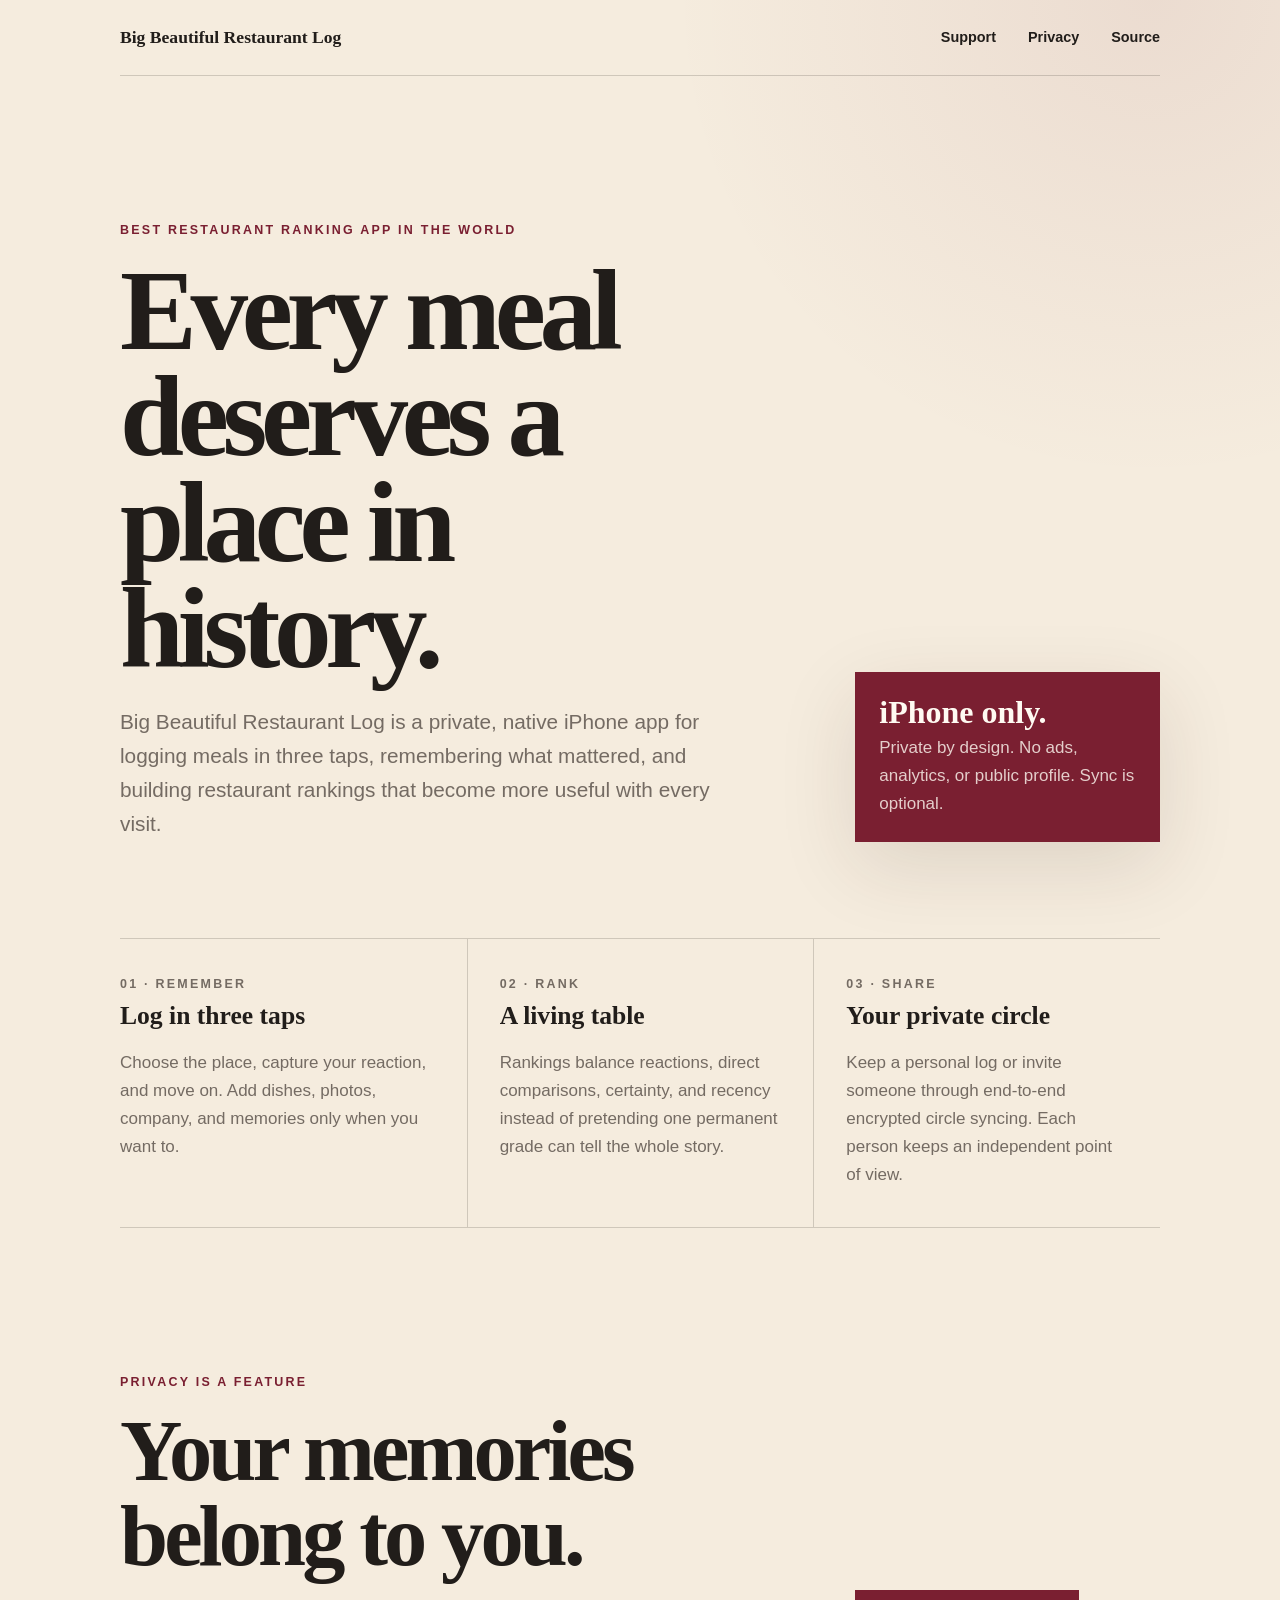
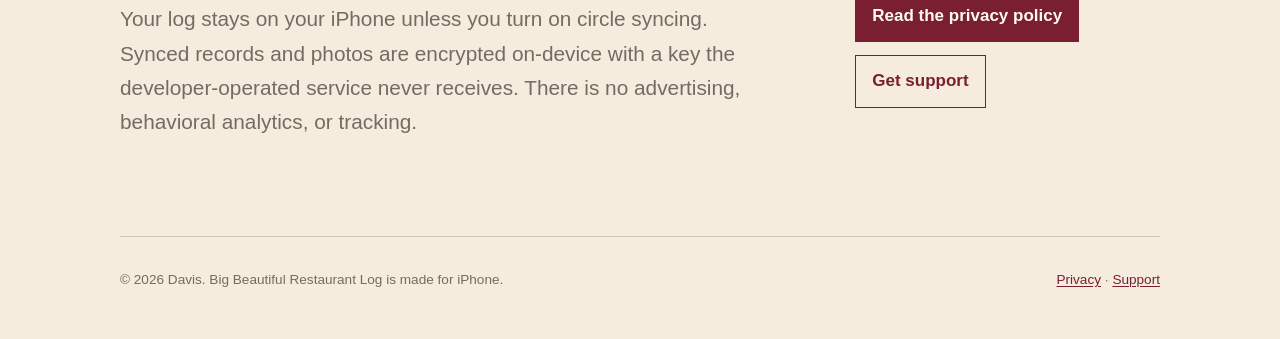
<file: docs/index.html>
<!doctype html>
<html lang="en">
<head>
  <meta charset="utf-8">
  <meta name="viewport" content="width=device-width, initial-scale=1">
  <meta name="description" content="The private iPhone dining log for remembering every meal and building rankings that get better over time.">
  <meta name="theme-color" content="#f5ecde">
  <title>Big Beautiful Restaurant Log: Remember every meal</title>
  <link rel="stylesheet" href="styles.css">
</head>
<body>
  <a class="skip-link" href="#content">Skip to content</a>
  <header class="site-header">
    <a class="brand" href="index.html">Big Beautiful Restaurant Log</a>
    <nav aria-label="Primary">
      <a href="support.html">Support</a>
      <a href="privacy.html">Privacy</a>
      <a href="https://github.com/realronaldrump/restaurant-ranking">Source</a>
    </nav>
  </header>

  <main id="content">
    <section class="hero">
      <div>
        <p class="eyebrow">Best Restaurant Ranking App in the World</p>
        <h1>Every meal deserves a place in history.</h1>
        <p class="lede">Big Beautiful Restaurant Log is a private, native iPhone app for logging meals in three taps, remembering what mattered, and building restaurant rankings that become more useful with every visit.</p>
      </div>
      <aside class="edition-card" aria-label="Product availability">
        <strong>iPhone only.</strong>
        <span>Private by design. No ads, analytics, or public profile. Sync is optional.</span>
      </aside>
    </section>

    <section class="feature-grid" aria-label="Highlights">
      <article>
        <p class="eyebrow">01 · Remember</p>
        <h2>Log in three taps</h2>
        <p>Choose the place, capture your reaction, and move on. Add dishes, photos, company, and memories only when you want to.</p>
      </article>
      <article>
        <p class="eyebrow">02 · Rank</p>
        <h2>A living table</h2>
        <p>Rankings balance reactions, direct comparisons, certainty, and recency instead of pretending one permanent grade can tell the whole story.</p>
      </article>
      <article>
        <p class="eyebrow">03 · Share</p>
        <h2>Your private circle</h2>
        <p>Keep a personal log or invite someone through end-to-end encrypted circle syncing. Each person keeps an independent point of view.</p>
      </article>
    </section>

    <section class="hero" aria-labelledby="privacy-title">
      <div>
        <p class="eyebrow">Privacy is a feature</p>
        <h2 id="privacy-title" style="font-size:clamp(2.7rem,7vw,5.4rem);line-height:.98;margin:0;letter-spacing:-.045em">Your memories belong to you.</h2>
        <p class="lede">Your log stays on your iPhone unless you turn on circle syncing. Synced records and photos are encrypted on-device with a key the developer-operated service never receives. There is no advertising, behavioral analytics, or tracking.</p>
      </div>
      <div class="support-actions">
        <a class="button" href="privacy.html">Read the privacy policy</a>
        <a class="button secondary" href="support.html">Get support</a>
      </div>
    </section>
  </main>

  <footer class="site-footer">
    <p>© 2026 Davis. Big Beautiful Restaurant Log is made for iPhone.</p>
    <p><a href="privacy.html">Privacy</a> · <a href="support.html">Support</a></p>
  </footer>
</body>
</html>
</file>
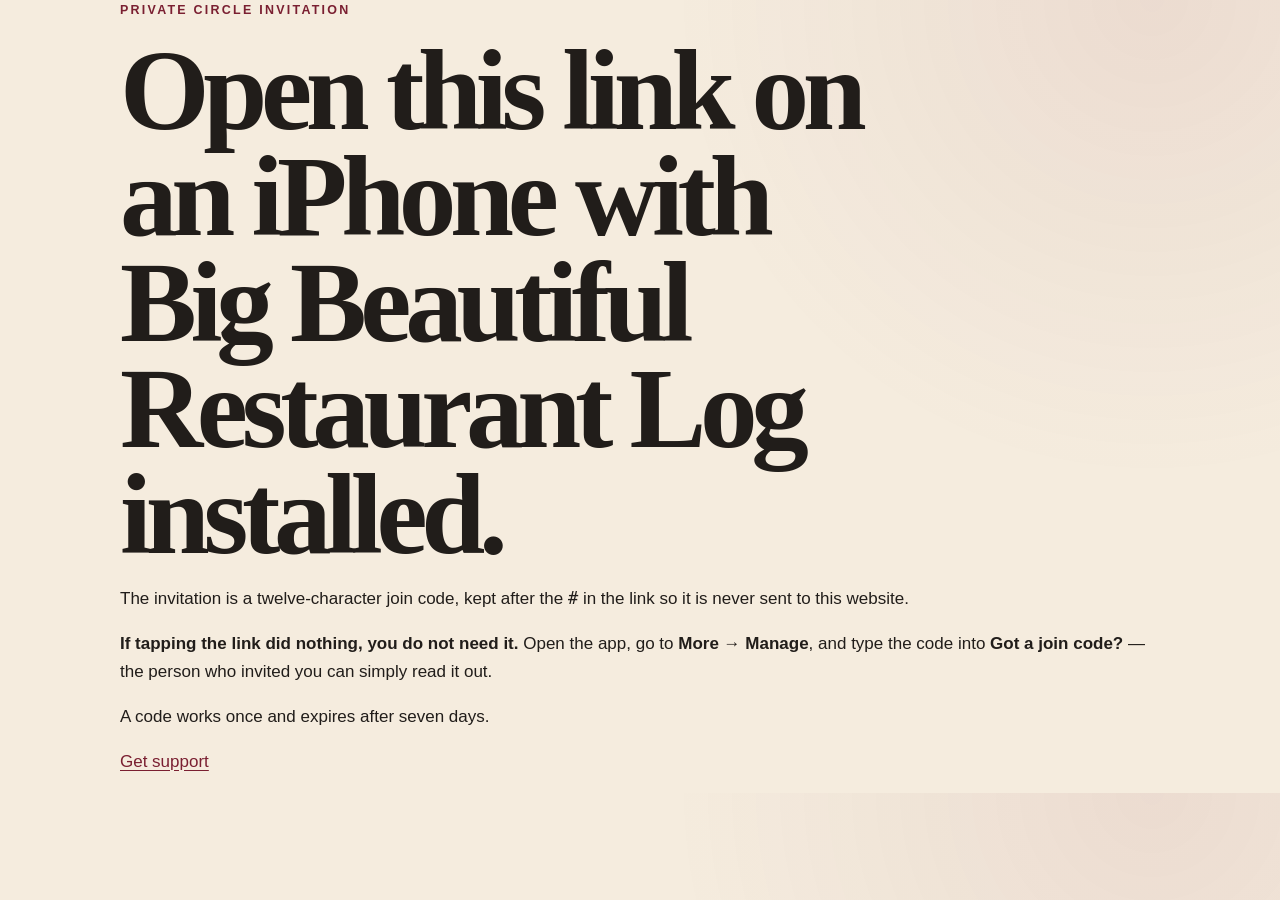
<file: docs/join/index.html>
<!doctype html>
<html lang="en">
<head>
  <meta charset="utf-8">
  <meta name="viewport" content="width=device-width, initial-scale=1">
  <meta name="robots" content="noindex, nofollow">
  <title>Open your invitation — Big Beautiful Restaurant Log</title>
  <link rel="stylesheet" href="../styles.css">
</head>
<body>
  <main>
    <p class="eyebrow">Private circle invitation</p>
    <h1>Open this link on an iPhone with Big Beautiful Restaurant Log installed.</h1>
    <p>The invitation is a twelve-character join code, kept after the <code>#</code> in the link so it is never sent to this website.</p>
    <p><strong>If tapping the link did nothing, you do not need it.</strong> Open the app, go to <strong>More &rarr; Manage</strong>, and type the code into <strong>Got a join code?</strong> &mdash; the person who invited you can simply read it out.</p>
    <p>A code works once and expires after seven days.</p>
    <p><a href="../support.html">Get support</a></p>
  </main>
</body>
</html>
</file>
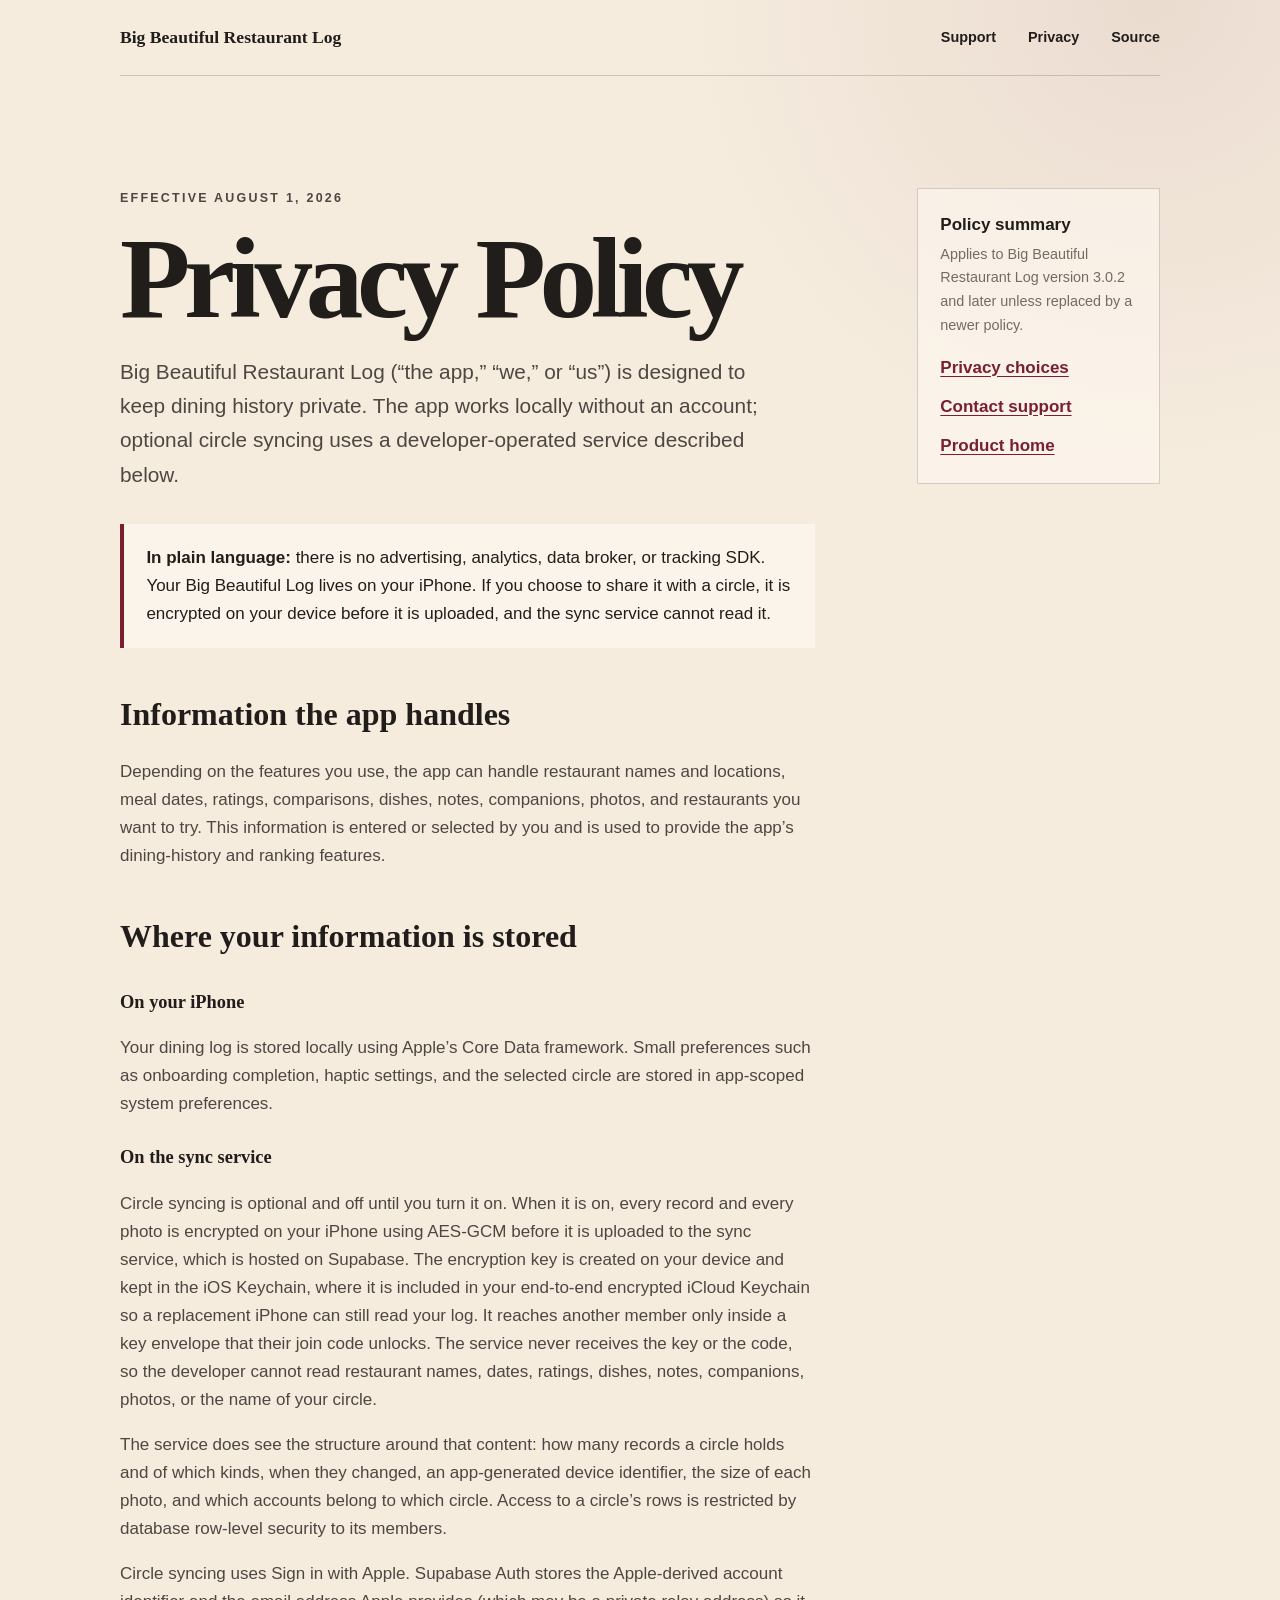
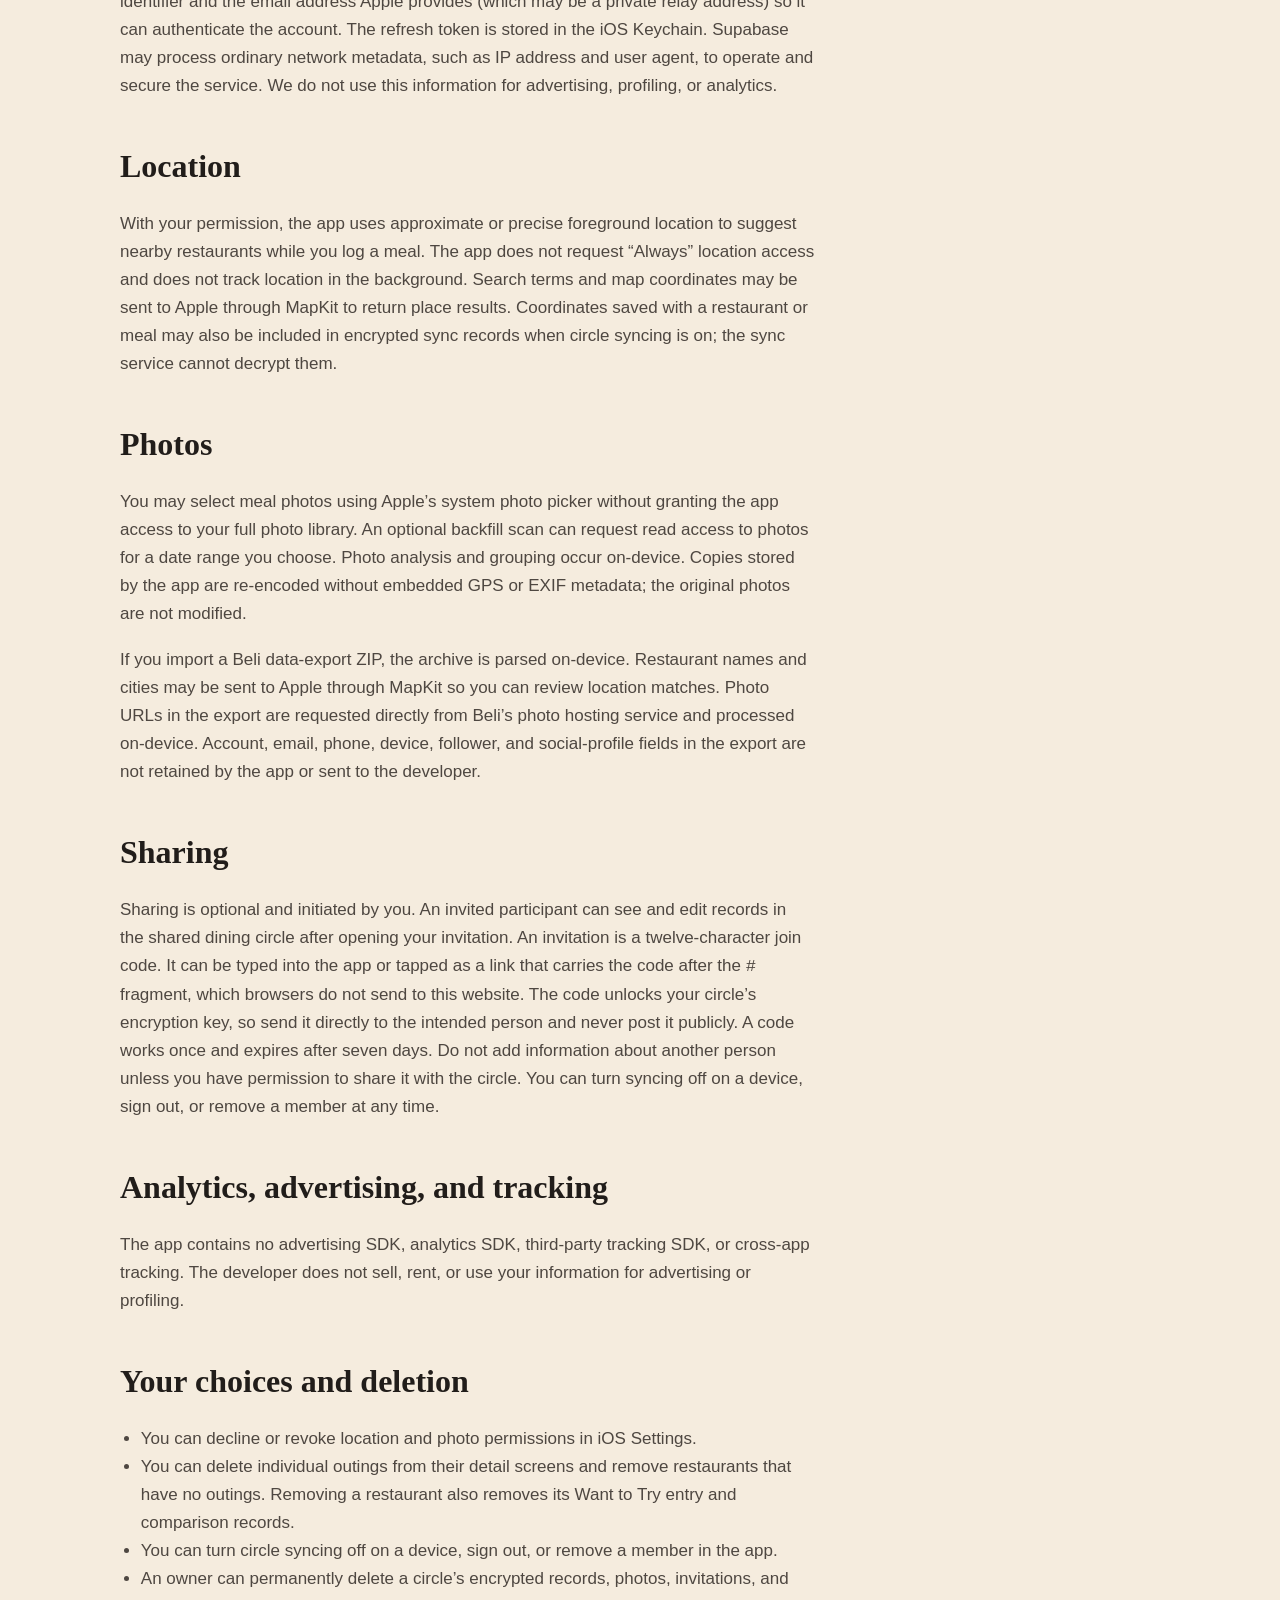
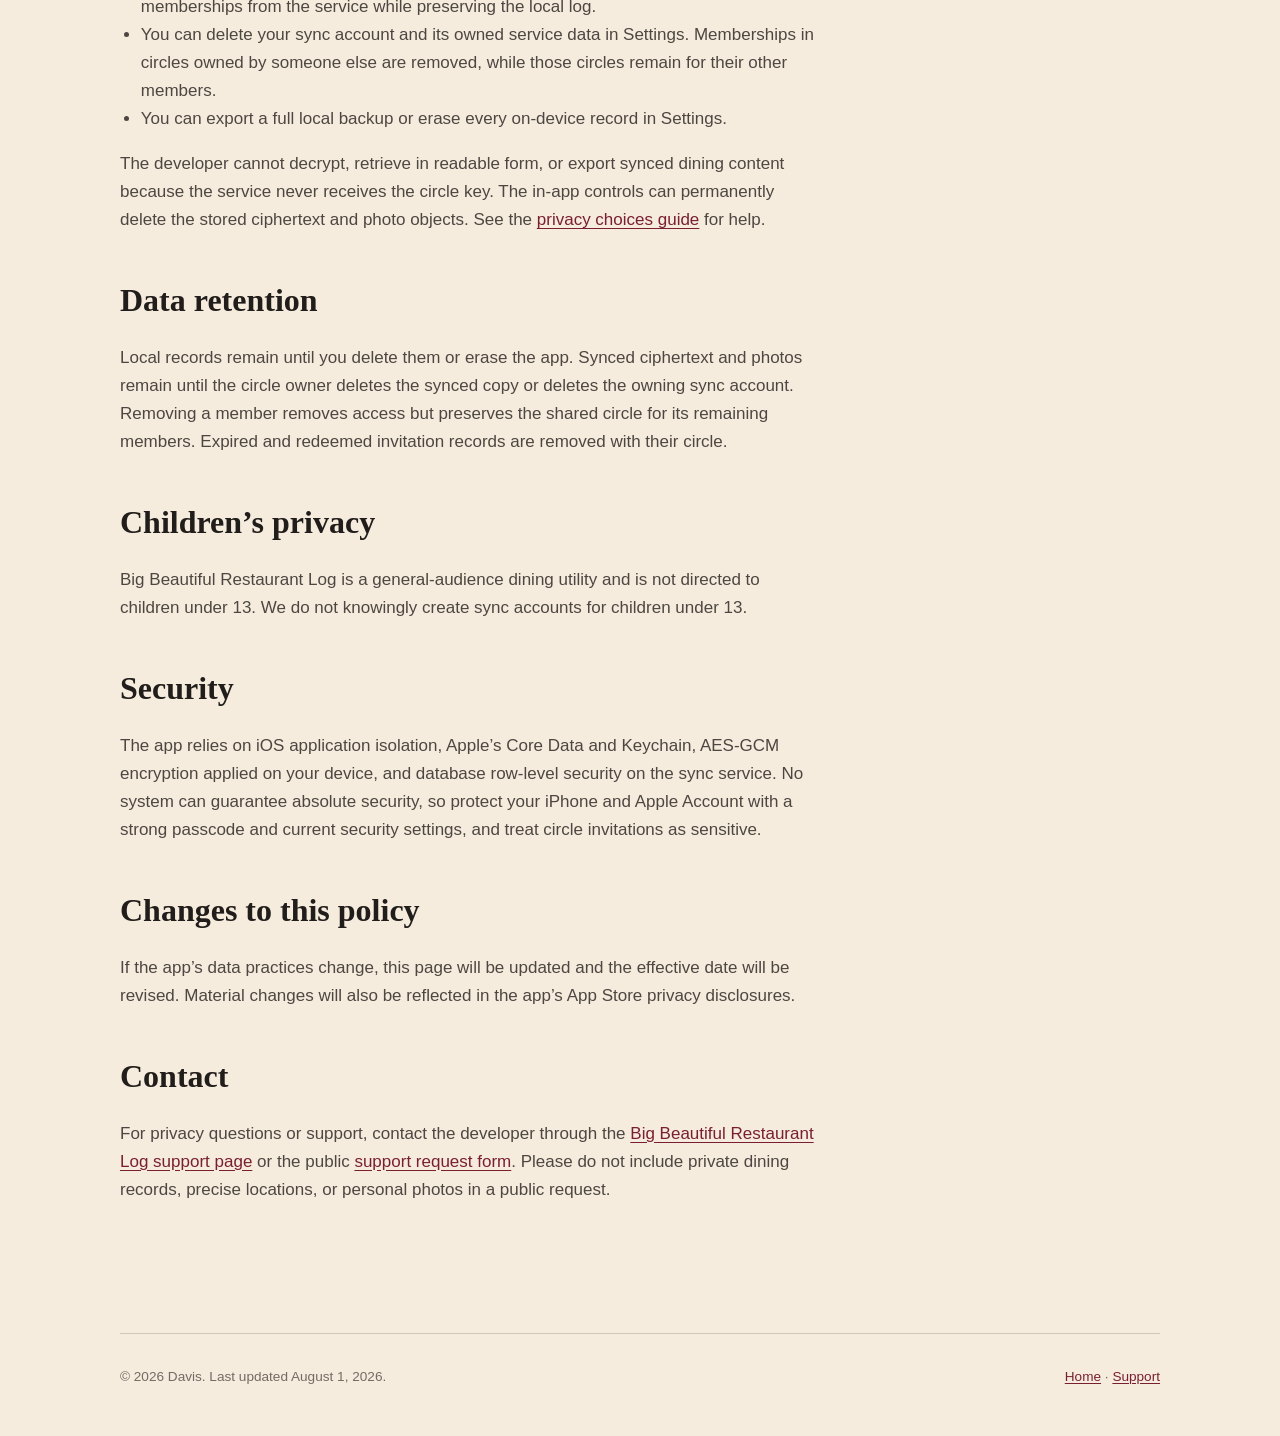
<file: docs/privacy.html>
<!doctype html>
<html lang="en">
<head>
  <meta charset="utf-8">
  <meta name="viewport" content="width=device-width, initial-scale=1">
  <meta name="description" content="Privacy policy for Big Beautiful Restaurant Log.">
  <meta name="theme-color" content="#f5ecde">
  <title>Privacy Policy: Big Beautiful Restaurant Log</title>
  <link rel="stylesheet" href="styles.css">
</head>
<body>
  <a class="skip-link" href="#content">Skip to content</a>
  <header class="site-header">
    <a class="brand" href="index.html">Big Beautiful Restaurant Log</a>
    <nav aria-label="Primary">
      <a href="support.html">Support</a>
      <a aria-current="page" href="privacy.html">Privacy</a>
      <a href="https://github.com/realronaldrump/restaurant-ranking">Source</a>
    </nav>
  </header>

  <main id="content" class="legal-page">
    <article class="legal-copy">
      <p class="eyebrow">Effective August 1, 2026</p>
      <h1>Privacy Policy</h1>
      <p class="lede">Big Beautiful Restaurant Log (“the app,” “we,” or “us”) is designed to keep dining history private. The app works locally without an account; optional circle syncing uses a developer-operated service described below.</p>

      <div class="callout"><strong>In plain language:</strong> there is no advertising, analytics, data broker, or tracking SDK. Your Big Beautiful Log lives on your iPhone. If you choose to share it with a circle, it is encrypted on your device before it is uploaded, and the sync service cannot read it.</div>

      <h2>Information the app handles</h2>
      <p>Depending on the features you use, the app can handle restaurant names and locations, meal dates, ratings, comparisons, dishes, notes, companions, photos, and restaurants you want to try. This information is entered or selected by you and is used to provide the app’s dining-history and ranking features.</p>

      <h2>Where your information is stored</h2>
      <h3>On your iPhone</h3>
      <p>Your dining log is stored locally using Apple’s Core Data framework. Small preferences such as onboarding completion, haptic settings, and the selected circle are stored in app-scoped system preferences.</p>
      <h3>On the sync service</h3>
      <p>Circle syncing is optional and off until you turn it on. When it is on, every record and every photo is encrypted on your iPhone using AES-GCM before it is uploaded to the sync service, which is hosted on Supabase. The encryption key is created on your device and kept in the iOS Keychain, where it is included in your end-to-end encrypted iCloud Keychain so a replacement iPhone can still read your log. It reaches another member only inside a key envelope that their join code unlocks. The service never receives the key or the code, so the developer cannot read restaurant names, dates, ratings, dishes, notes, companions, photos, or the name of your circle.</p>
      <p>The service does see the structure around that content: how many records a circle holds and of which kinds, when they changed, an app-generated device identifier, the size of each photo, and which accounts belong to which circle. Access to a circle&rsquo;s rows is restricted by database row-level security to its members.</p>
      <p>Circle syncing uses Sign in with Apple. Supabase Auth stores the Apple-derived account identifier and the email address Apple provides (which may be a private relay address) so it can authenticate the account. The refresh token is stored in the iOS Keychain. Supabase may process ordinary network metadata, such as IP address and user agent, to operate and secure the service. We do not use this information for advertising, profiling, or analytics.</p>

      <h2>Location</h2>
      <p>With your permission, the app uses approximate or precise foreground location to suggest nearby restaurants while you log a meal. The app does not request “Always” location access and does not track location in the background. Search terms and map coordinates may be sent to Apple through MapKit to return place results. Coordinates saved with a restaurant or meal may also be included in encrypted sync records when circle syncing is on; the sync service cannot decrypt them.</p>

      <h2>Photos</h2>
      <p>You may select meal photos using Apple’s system photo picker without granting the app access to your full photo library. An optional backfill scan can request read access to photos for a date range you choose. Photo analysis and grouping occur on-device. Copies stored by the app are re-encoded without embedded GPS or EXIF metadata; the original photos are not modified.</p>
      <p>If you import a Beli data-export ZIP, the archive is parsed on-device. Restaurant names and cities may be sent to Apple through MapKit so you can review location matches. Photo URLs in the export are requested directly from Beli’s photo hosting service and processed on-device. Account, email, phone, device, follower, and social-profile fields in the export are not retained by the app or sent to the developer.</p>

      <h2>Sharing</h2>
      <p>Sharing is optional and initiated by you. An invited participant can see and edit records in the shared dining circle after opening your invitation. An invitation is a twelve-character join code. It can be typed into the app or tapped as a link that carries the code after the <code>#</code> fragment, which browsers do not send to this website. The code unlocks your circle&rsquo;s encryption key, so send it directly to the intended person and never post it publicly. A code works once and expires after seven days. Do not add information about another person unless you have permission to share it with the circle. You can turn syncing off on a device, sign out, or remove a member at any time.</p>

      <h2>Analytics, advertising, and tracking</h2>
      <p>The app contains no advertising SDK, analytics SDK, third-party tracking SDK, or cross-app tracking. The developer does not sell, rent, or use your information for advertising or profiling.</p>

      <h2 id="choices">Your choices and deletion</h2>
      <ul>
        <li>You can decline or revoke location and photo permissions in iOS Settings.</li>
        <li>You can delete individual outings from their detail screens and remove restaurants that have no outings. Removing a restaurant also removes its Want to Try entry and comparison records.</li>
        <li>You can turn circle syncing off on a device, sign out, or remove a member in the app.</li>
        <li>An owner can permanently delete a circle&rsquo;s encrypted records, photos, invitations, and memberships from the service while preserving the local log.</li>
        <li>You can delete your sync account and its owned service data in Settings. Memberships in circles owned by someone else are removed, while those circles remain for their other members.</li>
        <li>You can export a full local backup or erase every on-device record in Settings.</li>
      </ul>
      <p>The developer cannot decrypt, retrieve in readable form, or export synced dining content because the service never receives the circle key. The in-app controls can permanently delete the stored ciphertext and photo objects. See the <a href="support.html#privacy-choices">privacy choices guide</a> for help.</p>

      <h2>Data retention</h2>
      <p>Local records remain until you delete them or erase the app. Synced ciphertext and photos remain until the circle owner deletes the synced copy or deletes the owning sync account. Removing a member removes access but preserves the shared circle for its remaining members. Expired and redeemed invitation records are removed with their circle.</p>

      <h2>Children’s privacy</h2>
      <p>Big Beautiful Restaurant Log is a general-audience dining utility and is not directed to children under 13. We do not knowingly create sync accounts for children under 13.</p>

      <h2>Security</h2>
      <p>The app relies on iOS application isolation, Apple&rsquo;s Core Data and Keychain, AES-GCM encryption applied on your device, and database row-level security on the sync service. No system can guarantee absolute security, so protect your iPhone and Apple Account with a strong passcode and current security settings, and treat circle invitations as sensitive.</p>

      <h2>Changes to this policy</h2>
      <p>If the app’s data practices change, this page will be updated and the effective date will be revised. Material changes will also be reflected in the app’s App Store privacy disclosures.</p>

      <h2>Contact</h2>
      <p>For privacy questions or support, contact the developer through the <a href="support.html">Big Beautiful Restaurant Log support page</a> or the public <a href="https://github.com/realronaldrump/restaurant-ranking/issues/new?template=support.yml">support request form</a>. Please do not include private dining records, precise locations, or personal photos in a public request.</p>
    </article>

    <aside class="meta-card" aria-label="Policy summary">
      <strong>Policy summary</strong>
      <p>Applies to Big Beautiful Restaurant Log version 3.0.2 and later unless replaced by a newer policy.</p>
      <a href="#choices">Privacy choices</a>
      <a href="support.html">Contact support</a>
      <a href="index.html">Product home</a>
    </aside>
  </main>

  <footer class="site-footer">
    <p>© 2026 Davis. Last updated August 1, 2026.</p>
    <p><a href="index.html">Home</a> · <a href="support.html">Support</a></p>
  </footer>
</body>
</html>
</file>
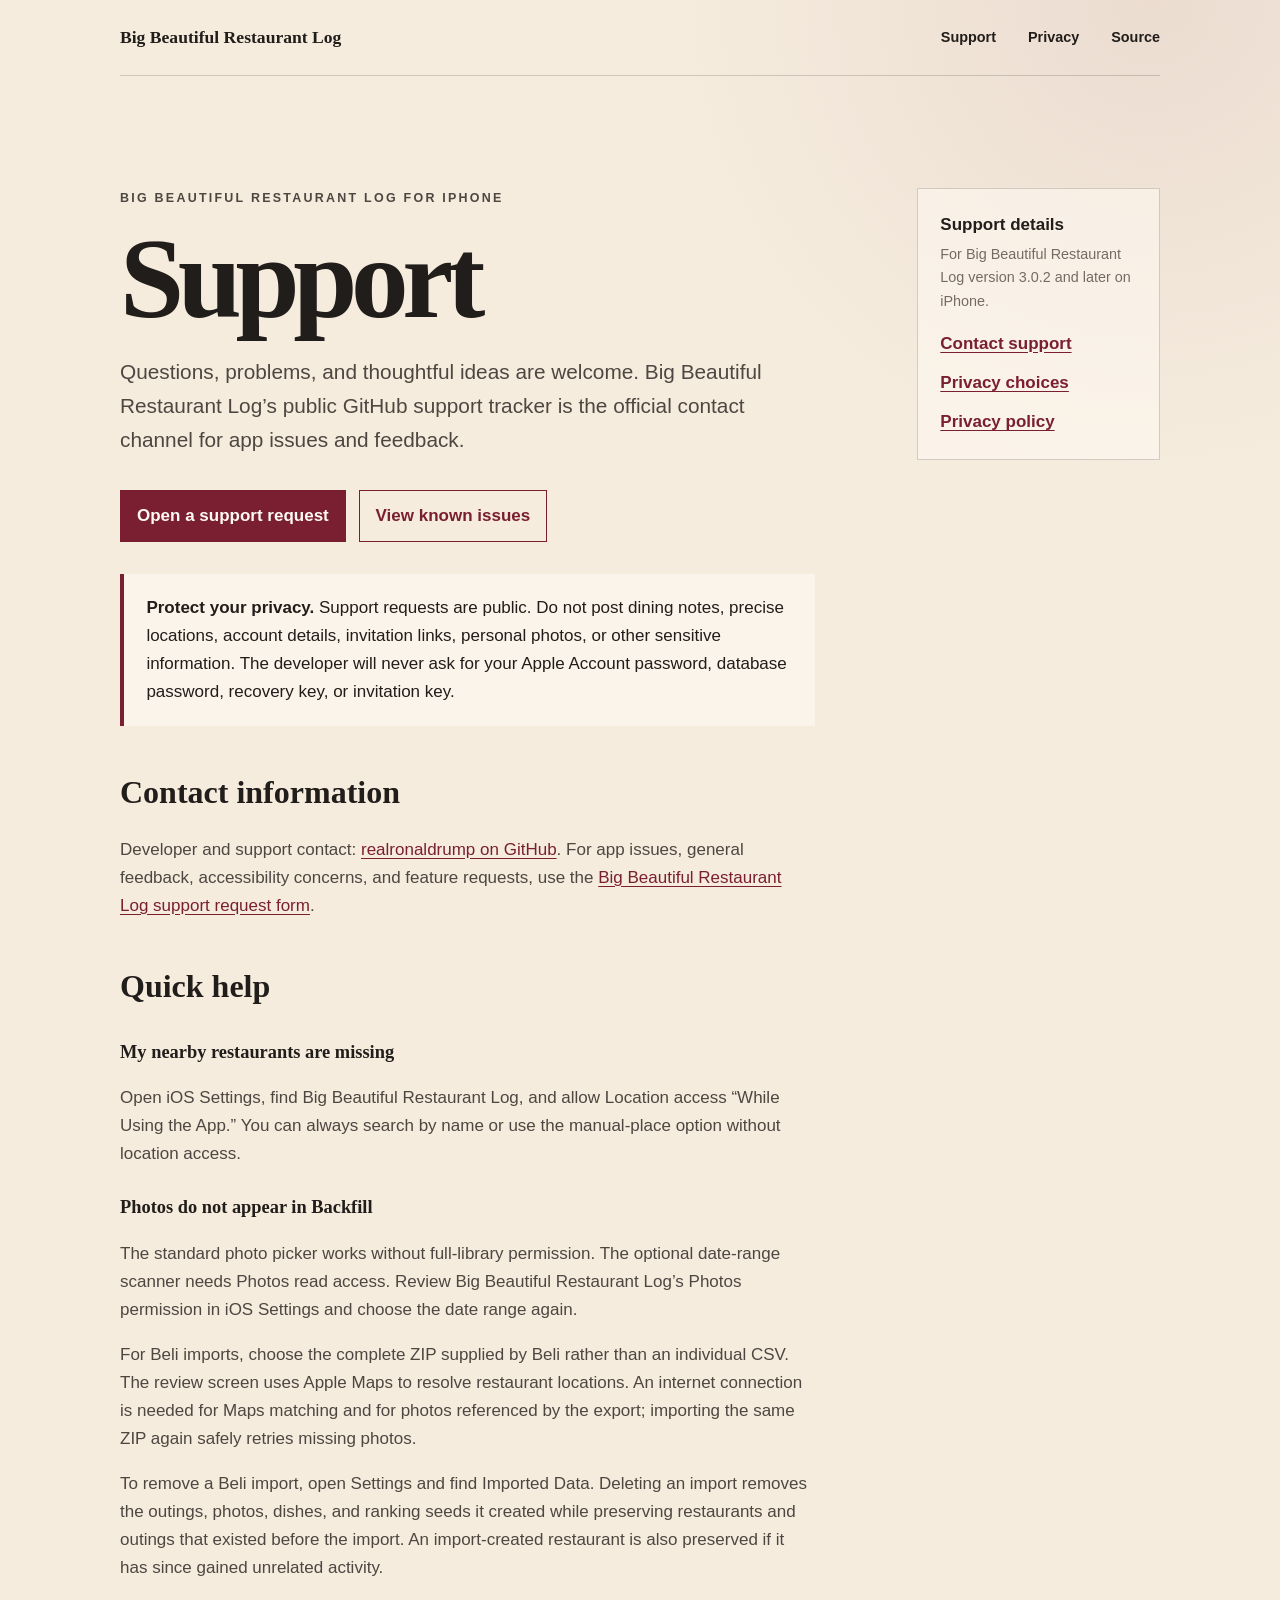
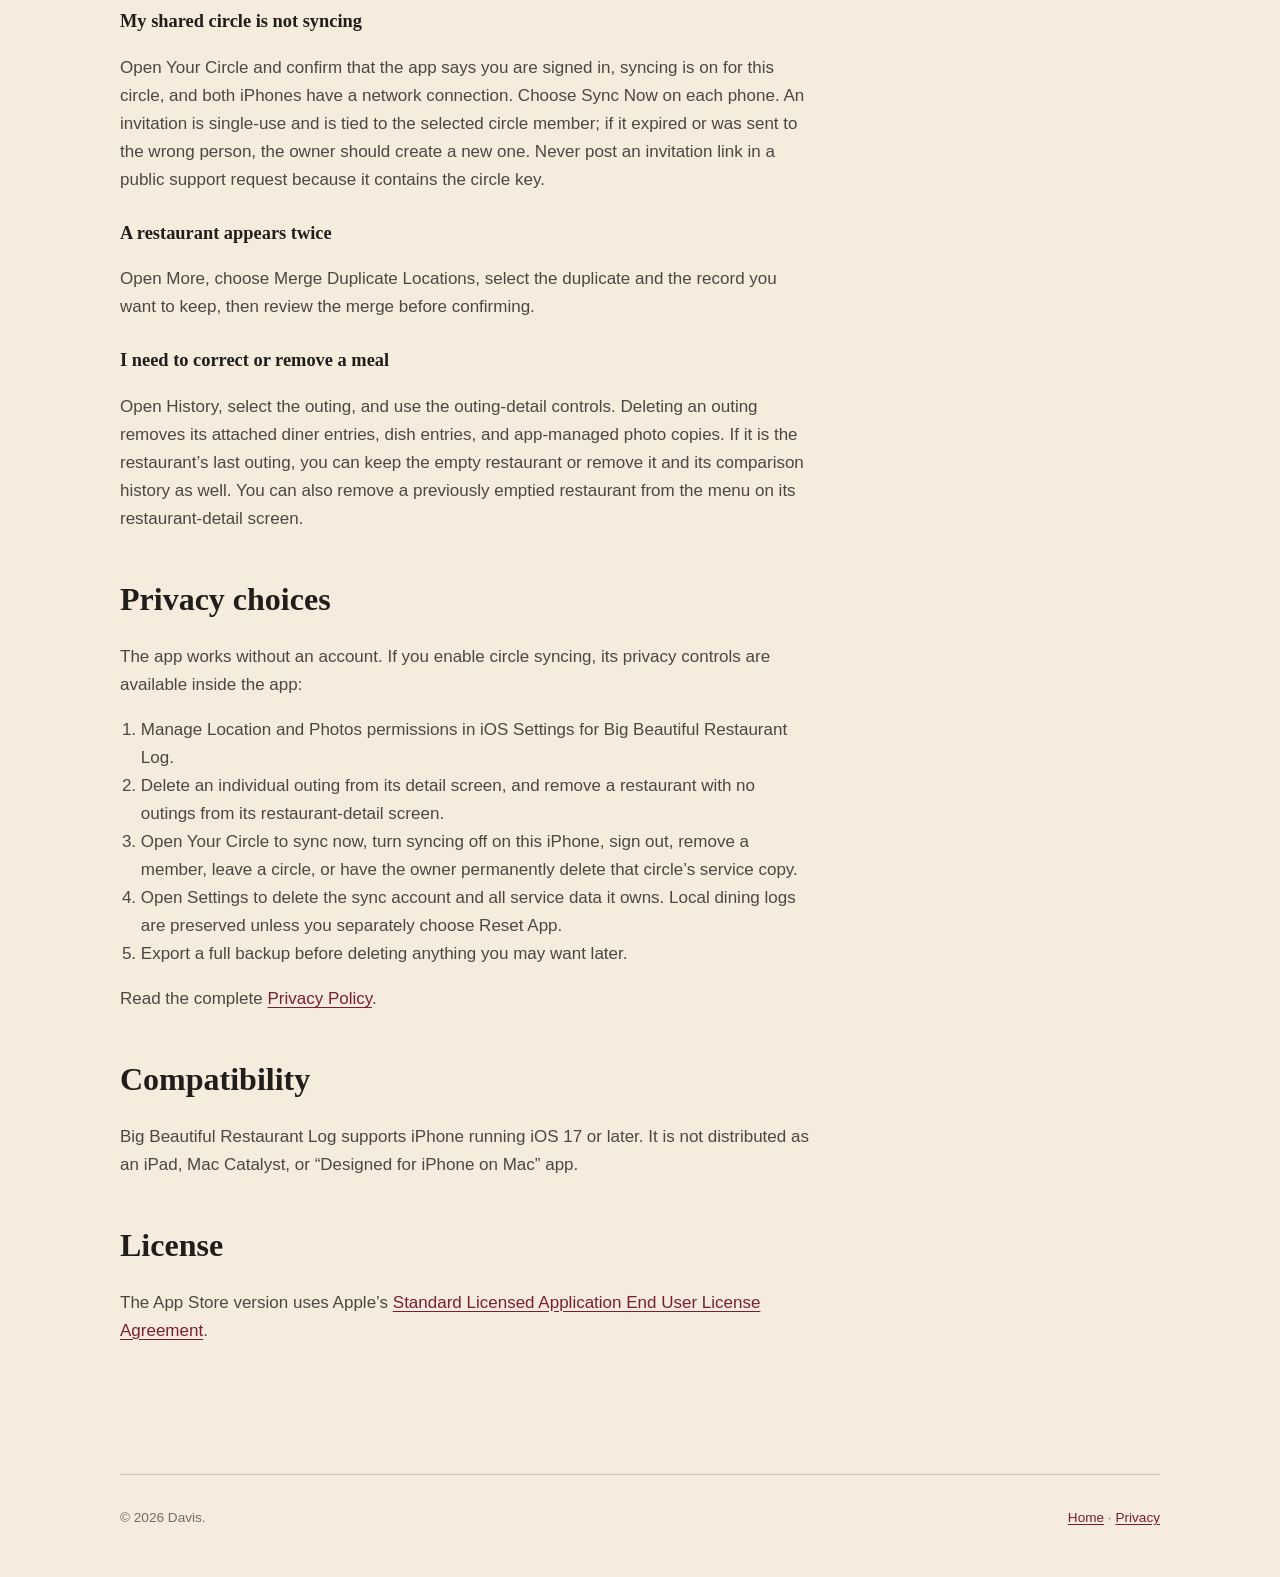
<file: docs/support.html>
<!doctype html>
<html lang="en">
<head>
  <meta charset="utf-8">
  <meta name="viewport" content="width=device-width, initial-scale=1">
  <meta name="description" content="Help, contact information, and privacy choices for Big Beautiful Restaurant Log on iPhone.">
  <meta name="theme-color" content="#f5ecde">
  <title>Support: Big Beautiful Restaurant Log</title>
  <link rel="stylesheet" href="styles.css">
</head>
<body>
  <a class="skip-link" href="#content">Skip to content</a>
  <header class="site-header">
    <a class="brand" href="index.html">Big Beautiful Restaurant Log</a>
    <nav aria-label="Primary">
      <a aria-current="page" href="support.html">Support</a>
      <a href="privacy.html">Privacy</a>
      <a href="https://github.com/realronaldrump/restaurant-ranking">Source</a>
    </nav>
  </header>

  <main id="content" class="legal-page">
    <article class="legal-copy">
      <p class="eyebrow">Big Beautiful Restaurant Log for iPhone</p>
      <h1>Support</h1>
      <p class="lede">Questions, problems, and thoughtful ideas are welcome. Big Beautiful Restaurant Log’s public GitHub support tracker is the official contact channel for app issues and feedback.</p>

      <div class="support-actions">
        <a class="button" href="https://github.com/realronaldrump/restaurant-ranking/issues/new?template=support.yml">Open a support request</a>
        <a class="button secondary" href="https://github.com/realronaldrump/restaurant-ranking/issues">View known issues</a>
      </div>

      <div class="callout"><strong>Protect your privacy.</strong> Support requests are public. Do not post dining notes, precise locations, account details, invitation links, personal photos, or other sensitive information. The developer will never ask for your Apple Account password, database password, recovery key, or invitation key.</div>

      <h2>Contact information</h2>
      <p>Developer and support contact: <a href="https://github.com/realronaldrump">realronaldrump on GitHub</a>. For app issues, general feedback, accessibility concerns, and feature requests, use the <a href="https://github.com/realronaldrump/restaurant-ranking/issues/new?template=support.yml">Big Beautiful Restaurant Log support request form</a>.</p>

      <h2>Quick help</h2>
      <h3>My nearby restaurants are missing</h3>
      <p>Open iOS Settings, find Big Beautiful Restaurant Log, and allow Location access “While Using the App.” You can always search by name or use the manual-place option without location access.</p>

      <h3>Photos do not appear in Backfill</h3>
      <p>The standard photo picker works without full-library permission. The optional date-range scanner needs Photos read access. Review Big Beautiful Restaurant Log’s Photos permission in iOS Settings and choose the date range again.</p>
      <p>For Beli imports, choose the complete ZIP supplied by Beli rather than an individual CSV. The review screen uses Apple Maps to resolve restaurant locations. An internet connection is needed for Maps matching and for photos referenced by the export; importing the same ZIP again safely retries missing photos.</p>
      <p>To remove a Beli import, open Settings and find Imported Data. Deleting an import removes the outings, photos, dishes, and ranking seeds it created while preserving restaurants and outings that existed before the import. An import-created restaurant is also preserved if it has since gained unrelated activity.</p>

      <h3>My shared circle is not syncing</h3>
      <p>Open Your Circle and confirm that the app says you are signed in, syncing is on for this circle, and both iPhones have a network connection. Choose Sync Now on each phone. An invitation is single-use and is tied to the selected circle member; if it expired or was sent to the wrong person, the owner should create a new one. Never post an invitation link in a public support request because it contains the circle key.</p>

      <h3>A restaurant appears twice</h3>
      <p>Open More, choose Merge Duplicate Locations, select the duplicate and the record you want to keep, then review the merge before confirming.</p>

      <h3>I need to correct or remove a meal</h3>
      <p>Open History, select the outing, and use the outing-detail controls. Deleting an outing removes its attached diner entries, dish entries, and app-managed photo copies. If it is the restaurant&rsquo;s last outing, you can keep the empty restaurant or remove it and its comparison history as well. You can also remove a previously emptied restaurant from the menu on its restaurant-detail screen.</p>

      <h2 id="privacy-choices">Privacy choices</h2>
      <p>The app works without an account. If you enable circle syncing, its privacy controls are available inside the app:</p>
      <ol>
        <li>Manage Location and Photos permissions in iOS Settings for Big Beautiful Restaurant Log.</li>
        <li>Delete an individual outing from its detail screen, and remove a restaurant with no outings from its restaurant-detail screen.</li>
        <li>Open Your Circle to sync now, turn syncing off on this iPhone, sign out, remove a member, leave a circle, or have the owner permanently delete that circle&rsquo;s service copy.</li>
        <li>Open Settings to delete the sync account and all service data it owns. Local dining logs are preserved unless you separately choose Reset App.</li>
        <li>Export a full backup before deleting anything you may want later.</li>
      </ol>
      <p>Read the complete <a href="privacy.html">Privacy Policy</a>.</p>

      <h2>Compatibility</h2>
      <p>Big Beautiful Restaurant Log supports iPhone running iOS 17 or later. It is not distributed as an iPad, Mac Catalyst, or “Designed for iPhone on Mac” app.</p>

      <h2>License</h2>
      <p>The App Store version uses Apple’s <a href="https://www.apple.com/legal/internet-services/itunes/dev/stdeula/">Standard Licensed Application End User License Agreement</a>.</p>
    </article>

    <aside class="meta-card" aria-label="Support details">
      <strong>Support details</strong>
      <p>For Big Beautiful Restaurant Log version 3.0.2 and later on iPhone.</p>
      <a href="https://github.com/realronaldrump/restaurant-ranking/issues/new?template=support.yml">Contact support</a>
      <a href="#privacy-choices">Privacy choices</a>
      <a href="privacy.html">Privacy policy</a>
    </aside>
  </main>

  <footer class="site-footer">
    <p>© 2026 Davis.</p>
    <p><a href="index.html">Home</a> · <a href="privacy.html">Privacy</a></p>
  </footer>
</body>
</html>
</file>
<file: docs/styles.css>
:root {
  color-scheme: light;
  --paper: #f5ecde;
  --paper-deep: #eadcc9;
  --ink: #211d1a;
  --muted: #746b63;
  --oxblood: #7a1f31;
  --line: rgba(33, 29, 26, 0.18);
  --white: #fffaf2;
  --shadow: 0 24px 80px rgba(58, 35, 25, 0.12);
}

* {
  box-sizing: border-box;
}

html {
  scroll-behavior: smooth;
}

body {
  margin: 0;
  background:
    radial-gradient(circle at 90% 0%, rgba(122, 31, 49, 0.08), transparent 30rem),
    var(--paper);
  color: var(--ink);
  font: 17px/1.65 ui-sans-serif, -apple-system, BlinkMacSystemFont, "Segoe UI", sans-serif;
}

a {
  color: var(--oxblood);
  text-underline-offset: 0.18em;
}

a:hover {
  text-decoration-thickness: 2px;
}

.skip-link {
  position: absolute;
  left: -9999px;
  top: 0;
}

.skip-link:focus {
  left: 1rem;
  top: 1rem;
  z-index: 10;
  padding: 0.75rem 1rem;
  background: var(--ink);
  color: var(--white);
}

.site-header,
main,
.site-footer {
  width: min(1040px, calc(100% - 40px));
  margin-inline: auto;
}

.site-header {
  display: flex;
  align-items: center;
  justify-content: space-between;
  min-height: 76px;
  border-bottom: 1px solid var(--line);
}

.brand {
  color: var(--ink);
  font: 700 1.1rem/1 ui-serif, Georgia, serif;
  text-decoration: none;
}

nav {
  display: flex;
  gap: clamp(1rem, 3vw, 2rem);
  font-size: 0.9rem;
  font-weight: 700;
}

nav a {
  color: var(--ink);
  text-decoration: none;
}

.hero {
  display: grid;
  grid-template-columns: 1.35fr 0.65fr;
  gap: clamp(2rem, 8vw, 7rem);
  align-items: end;
  padding: clamp(4.5rem, 12vw, 9rem) 0 clamp(3.5rem, 8vw, 6rem);
}

.eyebrow {
  margin: 0 0 1rem;
  color: var(--oxblood);
  font-size: 0.78rem;
  font-weight: 800;
  letter-spacing: 0.18em;
  text-transform: uppercase;
}

h1,
h2,
h3 {
  font-family: ui-serif, Georgia, serif;
}

h1 {
  max-width: 14ch;
  margin: 0;
  font-size: clamp(3.3rem, 9vw, 7.2rem);
  line-height: 0.92;
  letter-spacing: -0.055em;
}

.lede {
  margin: 1.5rem 0 0;
  max-width: 57ch;
  color: var(--muted);
  font-size: clamp(1.05rem, 2vw, 1.3rem);
}

.edition-card {
  padding: 1.5rem;
  background: var(--oxblood);
  color: var(--white);
  box-shadow: var(--shadow);
}

.edition-card strong {
  display: block;
  margin-bottom: 0.35rem;
  font: 700 2rem/1 ui-serif, Georgia, serif;
}

.edition-card span {
  opacity: 0.8;
}

.feature-grid {
  display: grid;
  grid-template-columns: repeat(3, 1fr);
  border-block: 1px solid var(--line);
}

.feature-grid article {
  padding: 2.2rem 2rem 2.4rem 0;
}

.feature-grid article + article {
  padding-left: 2rem;
  border-left: 1px solid var(--line);
}

.feature-grid h2 {
  margin: 0 0 0.75rem;
  font-size: 1.6rem;
}

.feature-grid p {
  margin: 0;
  color: var(--muted);
}

.legal-page {
  display: grid;
  grid-template-columns: minmax(0, 1fr) minmax(230px, 0.35fr);
  gap: clamp(2.5rem, 8vw, 7rem);
  padding: clamp(3.5rem, 9vw, 7rem) 0;
}

.legal-copy {
  max-width: 720px;
}

.legal-copy h1 {
  margin-bottom: 1.4rem;
}

.legal-copy h2 {
  margin: 2.5rem 0 0.6rem;
  font-size: clamp(1.5rem, 4vw, 2rem);
}

.legal-copy h3 {
  margin: 1.5rem 0 0.45rem;
  font-size: 1.15rem;
}

.legal-copy p,
.legal-copy li {
  color: #4e4741;
}

.legal-copy ul,
.legal-copy ol {
  padding-left: 1.3rem;
}

.meta-card {
  align-self: start;
  position: sticky;
  top: 1.5rem;
  padding: 1.4rem;
  border: 1px solid var(--line);
  background: rgba(255, 250, 242, 0.55);
}

.meta-card p {
  margin: 0.2rem 0 1rem;
  color: var(--muted);
  font-size: 0.9rem;
}

.meta-card a {
  display: block;
  margin-top: 0.7rem;
  font-weight: 750;
}

.callout {
  margin: 2rem 0;
  padding: 1.25rem 1.4rem;
  border-left: 4px solid var(--oxblood);
  background: rgba(255, 250, 242, 0.62);
}

.support-actions {
  display: flex;
  flex-wrap: wrap;
  gap: 0.8rem;
  margin: 2rem 0;
}

.button {
  display: inline-flex;
  min-height: 46px;
  align-items: center;
  padding: 0.7rem 1rem;
  border: 1px solid var(--oxblood);
  background: var(--oxblood);
  color: var(--white);
  font-weight: 800;
  text-decoration: none;
}

.button.secondary {
  background: transparent;
  color: var(--oxblood);
}

.site-footer {
  display: flex;
  justify-content: space-between;
  gap: 2rem;
  padding: 2rem 0 3rem;
  border-top: 1px solid var(--line);
  color: var(--muted);
  font-size: 0.85rem;
}

.site-footer p {
  margin: 0;
}

@media (max-width: 760px) {
  .hero,
  .legal-page {
    grid-template-columns: 1fr;
  }

  .feature-grid {
    grid-template-columns: 1fr;
  }

  .feature-grid article,
  .feature-grid article + article {
    padding: 1.7rem 0;
    border-left: 0;
  }

  .feature-grid article + article {
    border-top: 1px solid var(--line);
  }

  .meta-card {
    position: static;
  }
}

@media (max-width: 500px) {
  .site-header {
    align-items: flex-start;
    flex-direction: column;
    justify-content: center;
    gap: 0.8rem;
    padding-block: 1rem;
  }

  .site-footer {
    flex-direction: column;
  }
}
</file>
